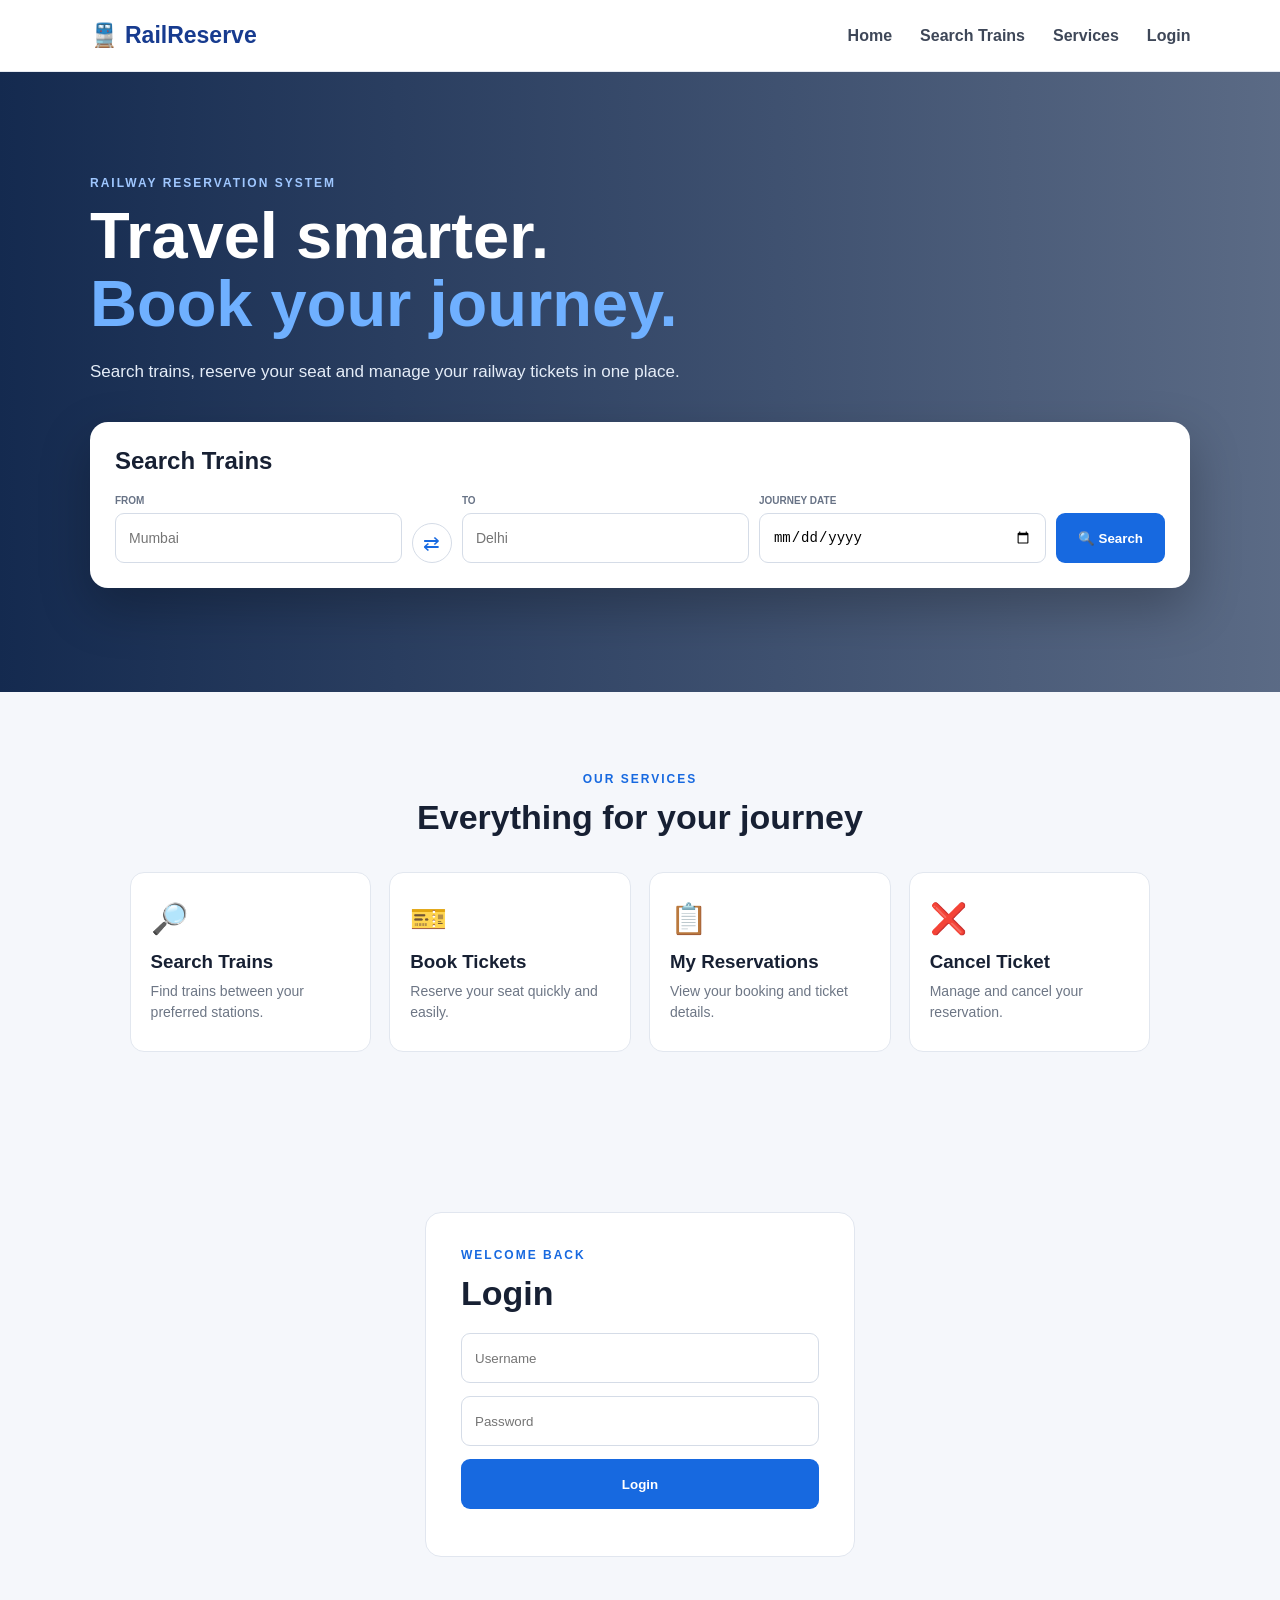
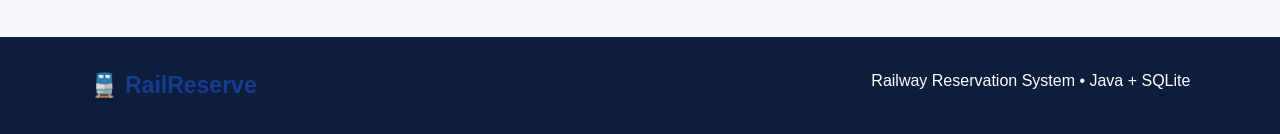
<file: frontend/index.html>
<!DOCTYPE html>
<html lang="en">
<head>
    <meta charset="UTF-8">
    <meta name="viewport" content="width=device-width, initial-scale=1.0">

    <title>RailReserve - Railway Reservation</title>

    <link rel="stylesheet" href="css/style.css">
</head>

<body>

<header>
    <div class="logo">🚆 RailReserve</div>

    <nav>
        <a href="#home">Home</a>
        <a href="#search">Search Trains</a>
        <a href="#services">Services</a>
        <a href="#login">Login</a>
    </nav>
</header>


<section id="home" class="hero">

    <div class="hero-content">

        <p class="tag">RAILWAY RESERVATION SYSTEM</p>

        <h1>
            Travel smarter.<br>
            <span>Book your journey.</span>
        </h1>

        <p class="subtitle">
            Search trains, reserve your seat and manage
            your railway tickets in one place.
        </p>


        <div id="search" class="search-box">

            <h2>Search Trains</h2>

            <form id="searchForm">

                <div class="input-box">
                    <label>FROM</label>
                    <input
                        type="text"
                        id="from"
                        placeholder="Mumbai"
                        required
                    >
                </div>


                <button type="button" id="swap">⇄</button>


                <div class="input-box">
                    <label>TO</label>
                    <input
                        type="text"
                        id="to"
                        placeholder="Delhi"
                        required
                    >
                </div>


                <div class="input-box">
                    <label>JOURNEY DATE</label>
                    <input
                        type="date"
                        id="date"
                        required
                    >
                </div>


                <button class="search-btn" type="submit">
                    🔍 Search
                </button>

            </form>

        </div>

    </div>

</section>


<section id="results" class="results hidden">

    <div class="section-heading">

        <div>
            <p class="tag">AVAILABLE TRAINS</p>
            <h2>Choose your train</h2>
        </div>

        <button id="newSearch" class="outline-btn">
            New Search
        </button>

    </div>


    <div id="trainList"></div>

</section>


<section id="services" class="services">

    <p class="tag">OUR SERVICES</p>

    <h2>Everything for your journey</h2>


    <div class="service-container">

        <div class="service-card">
            <div class="icon">🔎</div>
            <h3>Search Trains</h3>
            <p>
                Find trains between your preferred stations.
            </p>
        </div>


        <div class="service-card">
            <div class="icon">🎫</div>
            <h3>Book Tickets</h3>
            <p>
                Reserve your seat quickly and easily.
            </p>
        </div>


        <div class="service-card">
            <div class="icon">📋</div>
            <h3>My Reservations</h3>
            <p>
                View your booking and ticket details.
            </p>
        </div>


        <div class="service-card">
            <div class="icon">❌</div>
            <h3>Cancel Ticket</h3>
            <p>
                Manage and cancel your reservation.
            </p>
        </div>

    </div>

</section>


<section id="login" class="login-section">

    <div class="login-card">

        <p class="tag">WELCOME BACK</p>

        <h2>Login</h2>

        <form id="loginForm">

            <input
                type="text"
                placeholder="Username"
                required
            >

            <input
                type="password"
                placeholder="Password"
                required
            >

            <button class="search-btn">
                Login
            </button>

        </form>

        <p id="loginMessage"></p>

    </div>

</section>


<footer>

    <div class="logo">
        🚆 RailReserve
    </div>

    <p>
        Railway Reservation System • Java + SQLite
    </p>

</footer>


<script src="js/home.js"></script>

</body>
</html>
</file>
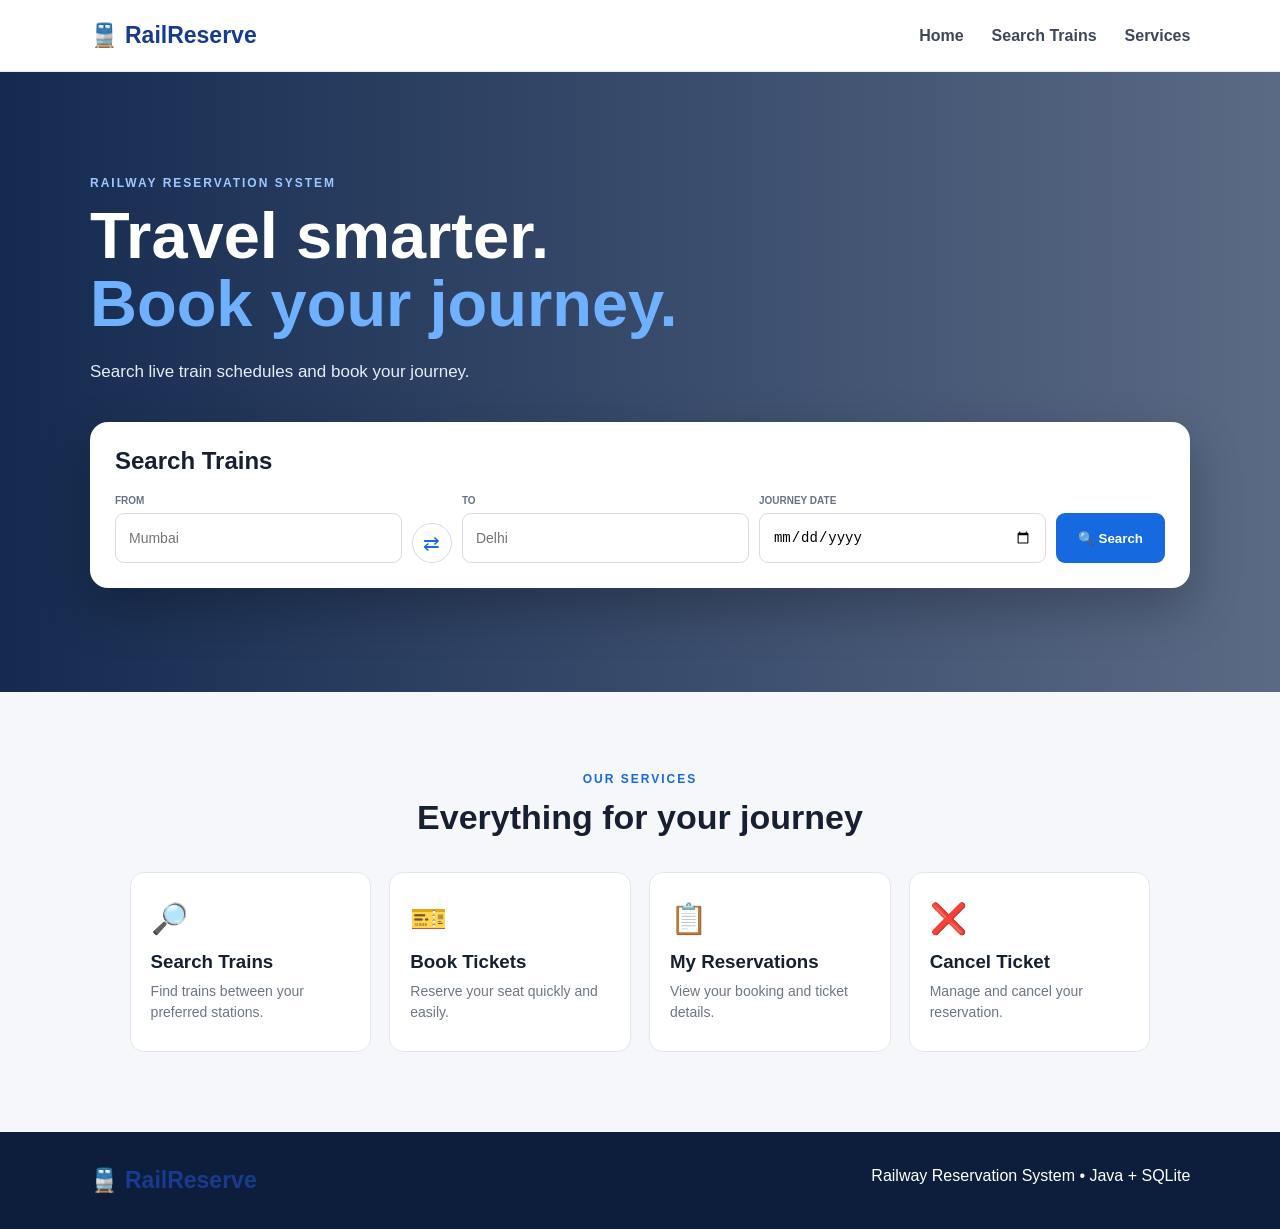
<file: RailwayReservationSystem_v2_fixed2/RailwayReservationSystem/frontend/index.html>
<!DOCTYPE html>
<html lang="en">
<head>
    <meta charset="UTF-8">
    <meta name="viewport" content="width=device-width, initial-scale=1.0">

    <title>RailReserve - Railway Reservation</title>

    <link rel="stylesheet" href="css/style.css">
</head>

<body>

<header>
    <div class="logo">🚆 RailReserve</div>

    <nav>
        <a href="#home">Home</a>
        <a href="#search">Search Trains</a>
        <a href="#services">Services</a>
    </nav>
</header>

<section id="home" class="hero">

    <div class="hero-content">

        <p class="tag">RAILWAY RESERVATION SYSTEM</p>

        <h1>
            Travel smarter.<br>
            <span>Book your journey.</span>
        </h1>

        <p class="subtitle">Search live train schedules and book your journey.</p>

        <div id="search" class="search-box">

            <h2>Search Trains</h2>

            <form id="searchForm">

                <div class="input-box">
                    <label>FROM</label>
                    <input
                        type="text"
                        id="from"
                        placeholder="Mumbai"
                        required
                    >
                </div>

                <button type="button" id="swap">⇄</button>

                <div class="input-box">
                    <label>TO</label>
                    <input
                        type="text"
                        id="to"
                        placeholder="Delhi"
                        required
                    >
                </div>

                <div class="input-box">
                    <label>JOURNEY DATE</label>
                    <input
                        type="date"
                        id="date"
                        required
                    >
                </div>

                <button class="search-btn" type="submit">
                    🔍 Search
                </button>

            </form>

        </div>

    </div>

</section>

<section id="results" class="results hidden">

    <div class="section-heading">

        <div>
            <p class="tag">LIVE TRAIN RESULTS</p>
            <h2>Choose your train</h2>
        </div>

        <button id="newSearch" class="outline-btn">
            New Search
        </button>

    </div>

    <div id="trainList"></div>

</section>

<section id="services" class="services">

    <p class="tag">OUR SERVICES</p>

    <h2>Everything for your journey</h2>

    <div class="service-container">

        <div class="service-card">
            <div class="icon">🔎</div>
            <h3>Search Trains</h3>
            <p>
                Find trains between your preferred stations.
            </p>
        </div>

        <div class="service-card">
            <div class="icon">🎫</div>
            <h3>Book Tickets</h3>
            <p>
                Reserve your seat quickly and easily.
            </p>
        </div>

        <div class="service-card">
            <div class="icon">📋</div>
            <h3>My Reservations</h3>
            <p>
                View your booking and ticket details.
            </p>
        </div>

        <div class="service-card">
            <div class="icon">❌</div>
            <h3>Cancel Ticket</h3>
            <p>
                Manage and cancel your reservation.
            </p>
        </div>

    </div>

</section>

<footer>

    <div class="logo">
        🚆 RailReserve
    </div>

    <p>
        Railway Reservation System • Java + SQLite
    </p>

</footer>

<script src="js/home.js"></script>

</body>
</html>
</file>
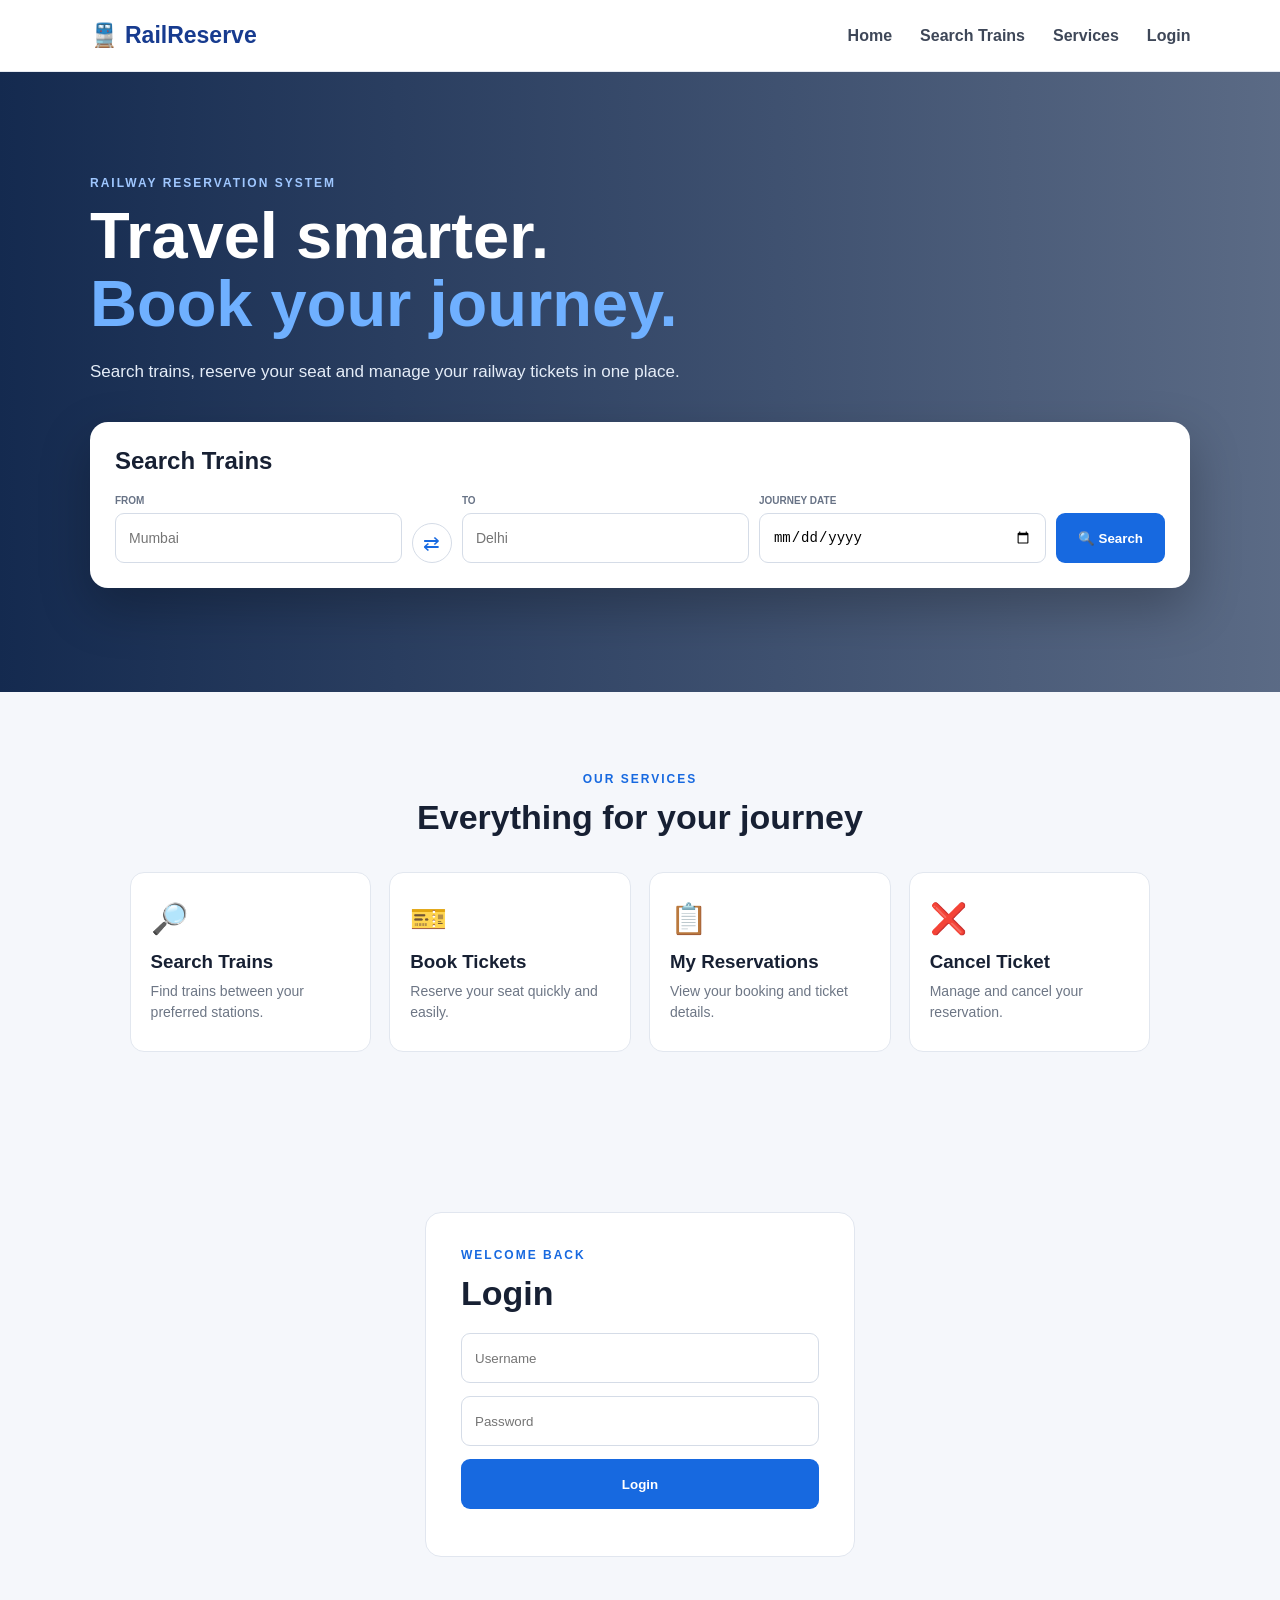
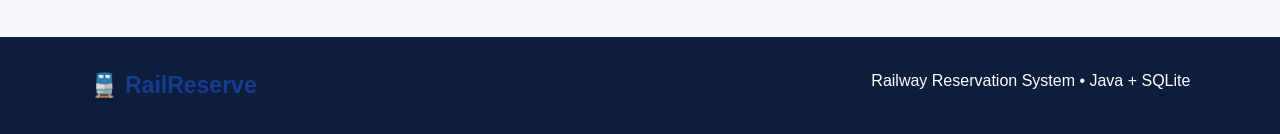
<file: frontend/booking.html>
<!DOCTYPE html>
<html lang="en">

<head>

    <meta charset="UTF-8">

    <meta name="viewport"
          content="width=device-width, initial-scale=1.0">

    <title>Book Ticket - RailReserve</title>

    <link rel="stylesheet"
          href="css/style.css">

</head>


<body>


<header>

    <div class="logo">
        🚆 RailReserve
    </div>

    <nav>

        <a href="index.html">
            Home
        </a>

        <a href="index.html#search">
            Search Trains
        </a>

    </nav>

</header>



<main class="booking-page">


    <!-- BOOKING HEADER -->

    <div class="booking-header">

        <p class="tag">
            RAILWAY RESERVATION
        </p>

        <h1>
            Book Your Ticket
        </h1>

        <p>
            Enter passenger details to complete
            your railway reservation.
        </p>

    </div>



    <!-- SELECTED TRAIN -->

    <div class="selected-train">

        <div>

            <p class="label">
                SELECTED TRAIN
            </p>

            <h2 id="trainName">
                Loading...
            </h2>

            <p id="route">
                Loading...
            </p>

        </div>


        <div class="train-info">

            <div>

                <span>DATE</span>

                <strong id="travelDate">
                    --
                </strong>

            </div>


            <div>

                <span>DEPARTURE</span>

                <strong id="departure">
                    --
                </strong>

            </div>

        </div>

    </div>



    <!-- BOOKING FORM -->

    <div class="booking-container">


        <form id="bookingForm">


            <h2>
                Passenger Details
            </h2>


            <div class="form-grid">


                <div class="form-group full">

                    <label>
                        Passenger Name
                    </label>

                    <input
                        type="text"
                        id="passengerName"
                        placeholder="Enter full name"
                        required
                    >

                </div>



                <div class="form-group">

                    <label>
                        Age
                    </label>

                    <input
                        type="number"
                        id="age"
                        min="1"
                        max="120"
                        placeholder="Age"
                        required
                    >

                </div>



                <div class="form-group">

                    <label>
                        Gender
                    </label>

                    <select id="gender" required>

                        <option value="">
                            Select gender
                        </option>

                        <option value="Male">
                            Male
                        </option>

                        <option value="Female">
                            Female
                        </option>

                        <option value="Other">
                            Other
                        </option>

                    </select>

                </div>



                <div class="form-group">

                    <label>
                        Mobile Number
                    </label>

                    <input
                        type="tel"
                        id="mobile"
                        placeholder="10 digit mobile number"
                        pattern="[0-9]{10}"
                        required
                    >

                </div>



                <div class="form-group">

                    <label>
                        Email
                    </label>

                    <input
                        type="email"
                        id="email"
                        placeholder="example@email.com"
                        required
                    >

                </div>



                <div class="form-group">

                    <label>
                        Travel Class
                    </label>

                    <select id="travelClass" required>

                        <option value="">
                            Select class
                        </option>

                        <option value="AC">
                            AC
                        </option>

                        <option value="Sleeper">
                            Sleeper
                        </option>

                        <option value="General">
                            General
                        </option>

                    </select>

                </div>



                <div class="form-group">

                    <label>
                        Payment Mode
                    </label>



                        <select id="paymentMode" required>

                            <option value="">
                                Select payment mode
                            </option>

                            <option value="UPI">
                                UPI
                            </option>

                            <option value="CREDIT_CARD">
                                Credit Card
                            </option>

                            <option value="NET_BANKING">
                                Net Banking
                            </option>

                        </select>

                </div>


            </div>



            <!-- FARE -->

            <div class="fare-box">

                <div>

                    <span>
                        Total Fare
                    </span>

                    <small>
                        Inclusive of all charges
                    </small>

                </div>


                <strong>
                    ₹<span id="fare">
                        1500
                    </span>
                </strong>

            </div>



            <button
                type="submit"
                class="confirm-btn">

                🎫 Confirm & Book Ticket

            </button>


            <p
                id="bookingMessage"
                class="booking-message">
            </p>


        </form>


    </div>

</main>



<footer>

    <div class="logo">
        🚆 RailReserve
    </div>

    <p>
        Railway Reservation System • Java + SQLite
    </p>

</footer>


<script src="js/booking.js"></script>

</body>

</html>
</file>
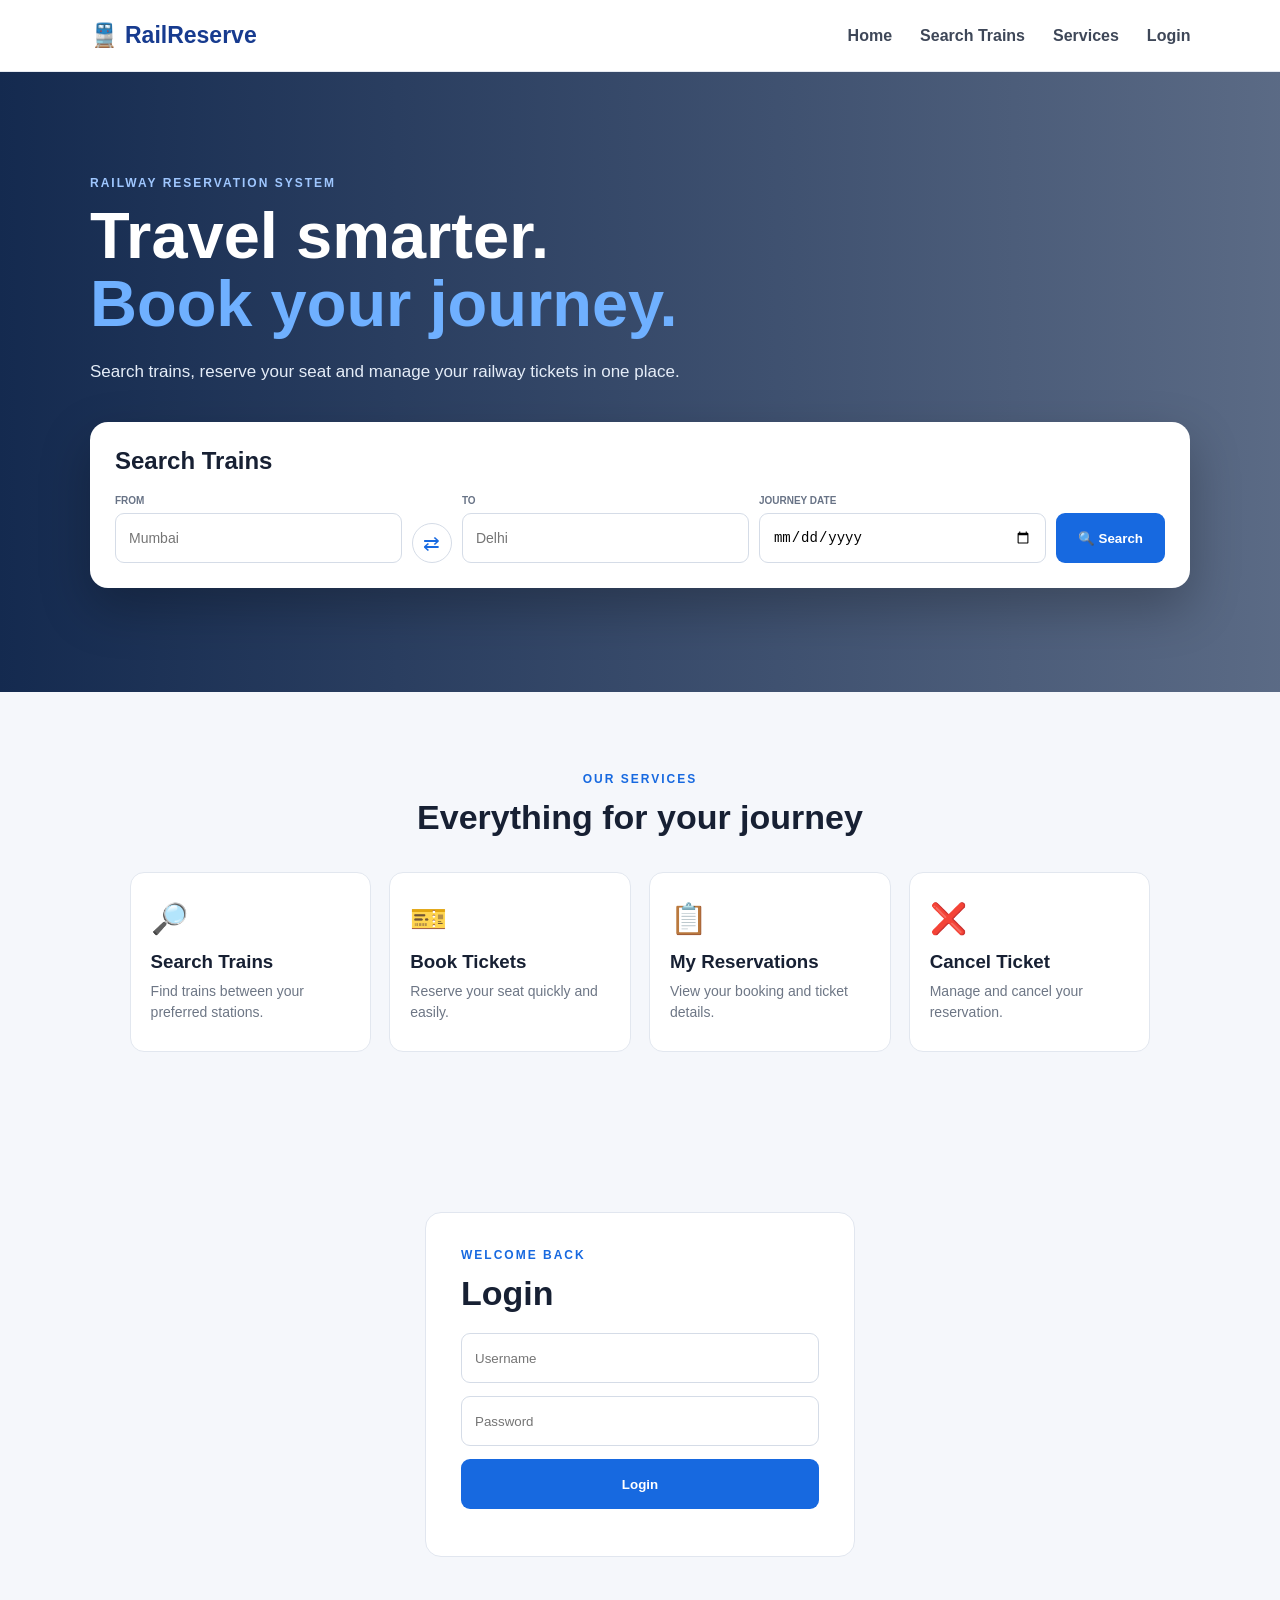
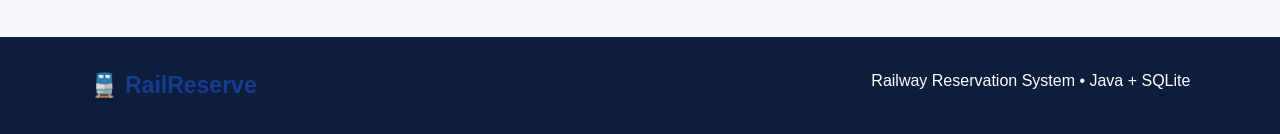
<file: frontend/ticket.html>
<!DOCTYPE html>
<html lang="en">

<head>

    <meta charset="UTF-8">

    <meta name="viewport"
          content="width=device-width, initial-scale=1.0">

    <title>Ticket Confirmed - RailReserve</title>

    <link rel="stylesheet"
          href="css/style.css">

</head>


<body>


<header>

    <div class="logo">
        🚆 RailReserve
    </div>

    <nav>

        <a href="index.html">
            Home
        </a>

        <a href="index.html#search">
            Book Another
        </a>

    </nav>

</header>



<main class="ticket-page">


    <div class="success-icon">
        ✓
    </div>


    <p class="tag">
        BOOKING CONFIRMED
    </p>


    <h1>
        Your ticket is confirmed!
    </h1>


    <p class="ticket-subtitle">
        Your railway reservation has been successfully
        saved to the system.
    </p>



    <div class="ticket-card">


        <div class="ticket-top">

            <div>

                <span>
                    PNR NUMBER
                </span>

                <strong id="pnr">
                    ------
                </strong>

            </div>


            <div class="confirmed">
                ✓ CONFIRMED
            </div>

        </div>


        <div class="ticket-divider"></div>


        <div class="ticket-details">

            <div>

                <span>PASSENGER</span>

                <strong id="passenger">
                    --
                </strong>

            </div>


            <div>

                <span>TRAIN</span>

                <strong id="train">
                    --
                </strong>

            </div>


            <div>

                <span>FROM</span>

                <strong id="from">
                    --
                </strong>

            </div>


            <div>

                <span>TO</span>

                <strong id="to">
                    --
                </strong>

            </div>


            <div>

                <span>CLASS</span>

                <strong id="class">
                    --
                </strong>

            </div>


            <div>

                <span>FARE</span>

                <strong>
                    ₹<span id="fare">--</span>
                </strong>

            </div>

        </div>


    </div>



    <a
        href="index.html"
        class="home-btn">

        ← Back to Home

    </a>


</main>


<script src="js/ticket.js"></script>

</body>

</html>
</file>
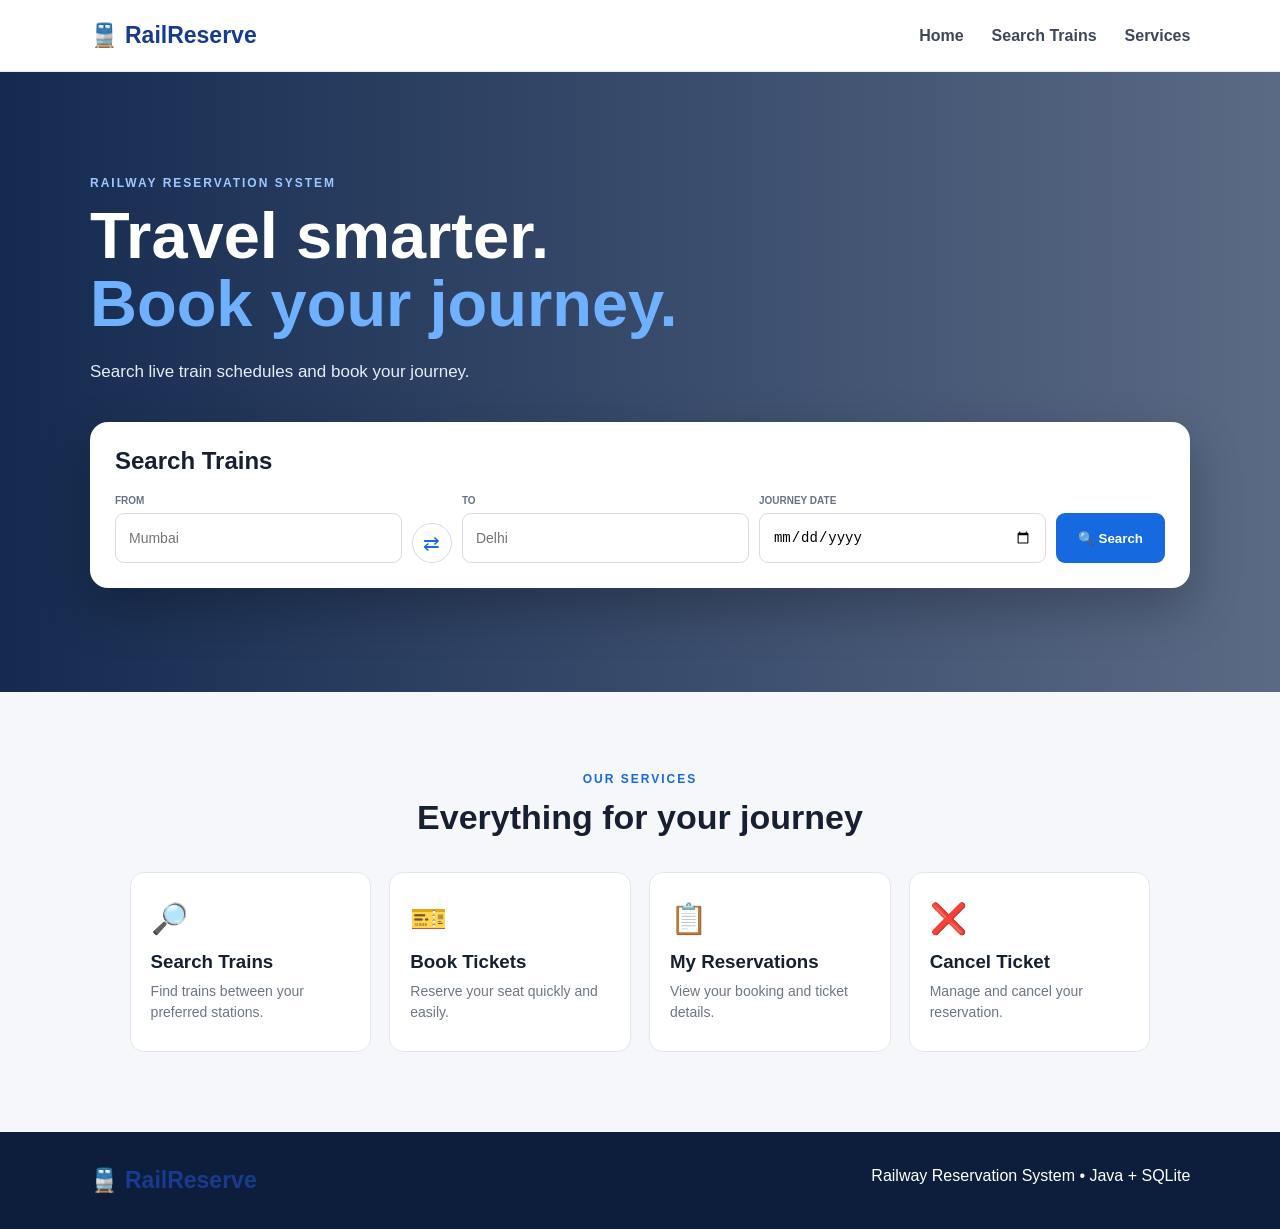
<file: RailwayReservationSystem_v2_fixed2/RailwayReservationSystem/frontend/booking.html>
<!DOCTYPE html>
<html lang="en">

<head>

    <meta charset="UTF-8">

    <meta name="viewport"
          content="width=device-width, initial-scale=1.0">

    <title>Book Ticket - RailReserve</title>

    <link rel="stylesheet"
          href="css/style.css">

</head>

<body>

<header>

    <div class="logo">
        🚆 RailReserve
    </div>

    <nav>

        <a href="index.html">
            Home
        </a>

        <a href="index.html#search">
            Search Trains
        </a>

    </nav>

</header>

<main class="booking-page">

    <div class="booking-header">

        <p class="tag">
            RAILWAY RESERVATION
        </p>

        <h1>
            Book Your Ticket
        </h1>

        <p>
            Enter passenger details to complete
            your railway reservation.
        </p>

    </div>

    <div class="selected-train">

        <div>

            <p class="label">
                SELECTED TRAIN
            </p>

            <h2 id="trainName">
                Loading...
            </h2>

            <p id="route">
                Loading...
            </p>

        </div>

        <div class="train-info">

            <div>

                <span>DATE</span>

                <strong id="travelDate">
                    --
                </strong>

            </div>

            <div>

                <span>DEPARTURE</span>

                <strong id="departure">
                    --
                </strong>

            </div>

        </div>

    </div>

    <div class="booking-container">

        <form id="bookingForm">

            <h2>
                Passenger Details
            </h2>

            <div class="form-grid">

                <div class="form-group full">

                    <label>
                        Passenger Name
                    </label>

                    <input
                        type="text"
                        id="passengerName"
                        placeholder="Enter full name"
                        required
                    >

                </div>

                <div class="form-group">

                    <label>
                        Age
                    </label>

                    <input
                        type="number"
                        id="age"
                        min="1"
                        max="120"
                        placeholder="Age"
                        required
                    >

                </div>

                <div class="form-group">

                    <label>
                        Gender
                    </label>

                    <select id="gender" required>

                        <option value="">
                            Select gender
                        </option>

                        <option value="Male">
                            Male
                        </option>

                        <option value="Female">
                            Female
                        </option>

                        <option value="Other">
                            Other
                        </option>

                    </select>

                </div>

                <div class="form-group">

                    <label>
                        Mobile Number
                    </label>

                    <input
                        type="tel"
                        id="mobile"
                        placeholder="10 digit mobile number"
                        pattern="[0-9]{10}"
                        required
                    >

                </div>

                <div class="form-group">

                    <label>
                        Email
                    </label>

                    <input
                        type="email"
                        id="email"
                        placeholder="example@email.com"
                        required
                    >

                </div>

                <div class="form-group">

                    <label>
                        Travel Class
                    </label>

                    <select id="travelClass" required>

                        <option value="">
                            Select class
                        </option>

                        <option value="AC">
                            AC
                        </option>

                        <option value="Sleeper">
                            Sleeper
                        </option>

                        <option value="General">
                            General
                        </option>

                    </select>

                </div>

                <div class="form-group">

                    <label>
                        Payment Mode
                    </label>

                        <select id="paymentMode" required>

                            <option value="">
                                Select payment mode
                            </option>

                            <option value="UPI">
                                UPI
                            </option>

                            <option value="CREDIT_CARD">
                                Credit Card
                            </option>

                            <option value="NET_BANKING">
                                Net Banking
                            </option>

                        </select>

                </div>

                <div class="form-group">

                    <label>
                        Berth Preference
                    </label>

                    <select id="berthPreference">

                        <option value="NONE">No preference</option>
                        <option value="LOWER">Lower</option>
                        <option value="MIDDLE">Middle</option>
                        <option value="UPPER">Upper</option>
                        <option value="SIDE_LOWER">Side Lower</option>
                        <option value="SIDE_UPPER">Side Upper</option>

                    </select>

                </div>

            </div>

            <div id="berthInfo" class="berth-info hidden">

                <p id="availabilityText"></p>

                <p id="berthPolicyText"></p>

            </div>

            <div class="fare-box">

                <div>

                    <span>
                        Total Fare
                    </span>

                    <small id="fareNote">
                        Inclusive of all charges
                    </small>

                </div>

                <strong>
                    <s id="oldFare" class="old-fare hidden"></s>
                    ₹<span id="fare">
                        1500
                    </span>
                </strong>

            </div>

            <button
                type="submit"
                class="confirm-btn">

                🎫 Confirm & Book Ticket

            </button>

            <p
                id="bookingMessage"
                class="booking-message">
            </p>

        </form>

    </div>

</main>

<footer>

    <div class="logo">
        🚆 RailReserve
    </div>

    <p>
        Railway Reservation System • Java + SQLite
    </p>

</footer>

<script src="js/booking.js"></script>

</body>

</html>
</file>
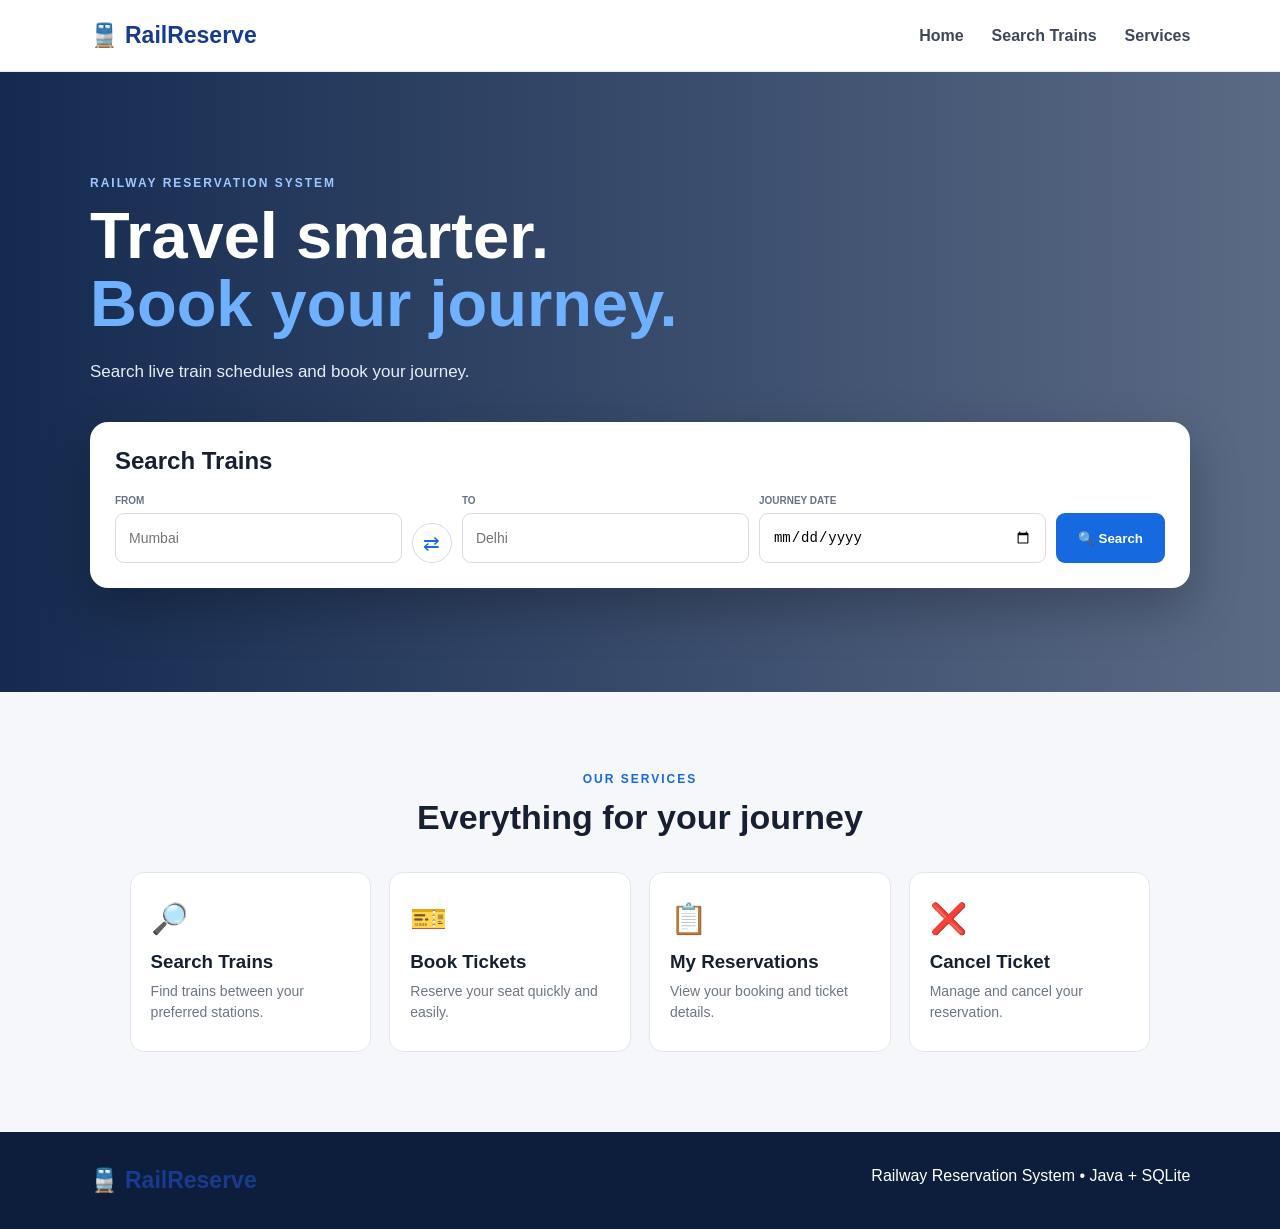
<file: RailwayReservationSystem_v2_fixed2/RailwayReservationSystem/frontend/ticket.html>
<!DOCTYPE html>
<html lang="en">

<head>

    <meta charset="UTF-8">

    <meta name="viewport"
          content="width=device-width, initial-scale=1.0">

    <title>Ticket Confirmed - RailReserve</title>

    <link rel="stylesheet"
          href="css/style.css">

</head>

<body>

<header>

    <div class="logo">
        🚆 RailReserve
    </div>

    <nav>

        <a href="index.html">
            Home
        </a>

        <a href="index.html#search">
            Book Another
        </a>

    </nav>

</header>

<main class="ticket-page">

    <div class="success-icon" id="statusIcon">
        ✓
    </div>

    <p class="tag" id="statusTag">
        BOOKING CONFIRMED
    </p>

    <h1 id="statusTitle">
        Your ticket is confirmed!
    </h1>

    <p class="ticket-subtitle" id="statusSubtitle">
        Your railway reservation has been successfully
        saved to the system.
    </p>

    <div class="ticket-card">

        <div class="ticket-top">

            <div>

                <span>
                    PNR NUMBER
                </span>

                <strong id="pnr">
                    ------
                </strong>

            </div>

            <div id="statusBadge" class="status-badge status-confirmed">
                ✓ CONFIRMED
            </div>

        </div>

        <div class="ticket-divider"></div>

        <div class="ticket-details">

            <div>
                <span>PASSENGER</span>
                <strong id="passenger">--</strong>
            </div>

            <div>
                <span>AGE / GENDER</span>
                <strong id="ageGender">--</strong>
            </div>

            <div>
                <span>TRAIN</span>
                <strong id="train">--</strong>
            </div>

            <div>
                <span>FROM</span>
                <strong id="from">--</strong>
            </div>

            <div>
                <span>TO</span>
                <strong id="to">--</strong>
            </div>

            <div>
                <span>JOURNEY DATE</span>
                <strong id="journeyDate">--</strong>
            </div>

            <div>
                <span>CLASS</span>
                <strong id="class">--</strong>
            </div>

            <div>
                <span>COACH / BERTH</span>
                <strong id="berth">--</strong>
            </div>

            <div>
                <span>FARE</span>
                <strong>
                    ₹<i id="fare" style="font-style:normal;">--</i>
                </strong>
                <small id="fareCategory" style="color:#778195;"></small>
            </div>

        </div>

        <div id="berthNote" class="berth-note hidden"></div>

    </div>

    <p id="pageMessage" class="page-message"></p>

    <div class="ticket-actions">

        <button id="cancelBtn" class="action-btn danger hidden">
            Cancel Ticket
        </button>

        <button id="undoBtn" class="action-btn hidden">
            ↩ Undo Cancellation
        </button>

    </div>

    <div id="rebookSection" class="ticket-section hidden">

        <h3>Book again from this ticket</h3>

        <p class="hint">
            Clones this booking, so you only change what is different.
        </p>

        <div class="rebook-row">

            <div>
                <label for="rebookDate">Date</label>
                <input type="date" id="rebookDate">
            </div>

            <div>
                <button id="returnBtn" class="action-btn" type="button" style="width:100%;height:44px;">
                    ⇄ Return journey
                </button>
            </div>

        </div>

        <p class="hint" style="margin-top:18px;">
            Or book the same journey for another passenger (same date as above):
        </p>

        <div class="rebook-row">

            <div>
                <label for="compName">Name</label>
                <input type="text" id="compName" placeholder="Full name">
            </div>

            <div>
                <label for="compAge">Age</label>
                <input type="number" id="compAge" min="1" max="120" placeholder="Age">
            </div>

            <div>
                <label for="compGender">Gender</label>
                <select id="compGender">
                    <option value="Male">Male</option>
                    <option value="Female">Female</option>
                    <option value="Other">Other</option>
                </select>
            </div>

            <div>
                <button id="companionBtn" class="action-btn" type="button" style="width:100%;height:44px;">
                    + Add passenger
                </button>
            </div>

        </div>

    </div>

    <div id="historySection" class="ticket-section hidden">

        <h3>Saved states</h3>

        <p class="hint">
            Snapshots taken before changes. "Undo" restores the latest one.
        </p>

        <ul id="historyList" class="history-list"></ul>

    </div>

    <a
        href="index.html"
        class="home-btn">

        ← Back to Home

    </a>

</main>

<script src="js/ticket.js"></script>

</body>

</html>
</file>
<file: frontend/css/style.css>
* {
    box-sizing: border-box;
    margin: 0;
    padding: 0;
}

html {
    scroll-behavior: smooth;
}

body {
    font-family: Arial, sans-serif;
    background: #f5f7fb;
    color: #172033;
}


/* NAVBAR */

header {
    height: 72px;
    background: white;

    display: flex;
    align-items: center;
    justify-content: space-between;

    padding: 0 7%;

    position: sticky;
    top: 0;
    z-index: 10;

    border-bottom: 1px solid #e5e9f0;
}

.logo {
    font-size: 23px;
    font-weight: bold;
    color: #173b8f;
}

nav {
    display: flex;
    gap: 28px;
}

nav a {
    text-decoration: none;
    color: #3e4758;
    font-weight: bold;
}

nav a:hover {
    color: #1769e0;
}


/* HERO */

.hero {
    min-height: 620px;

    display: flex;
    align-items: center;

    padding: 70px 7%;

    background:
        linear-gradient(
            90deg,
            rgba(8, 31, 70, .95),
            rgba(8, 31, 70, .65)
        ),
        url("https://images.unsplash.com/photo-1474487548417-781cb71495f3?auto=format&fit=crop&w=1800&q=80");

    background-size: cover;
    background-position: center;
}

.hero-content {
    width: 100%;
    max-width: 1100px;
    margin: auto;
}

.tag {
    color: #1769e0;
    font-size: 12px;
    letter-spacing: 2px;
    font-weight: bold;
    margin-bottom: 12px;
}

.hero .tag {
    color: #9fc7ff;
}

.hero h1 {
    color: white;
    font-size: 65px;
    line-height: 1.05;
}

.hero h1 span {
    color: #6fb0ff;
}

.subtitle {
    color: #e5edf8;
    font-size: 17px;
    line-height: 1.7;

    max-width: 600px;

    margin: 20px 0 35px;
}


/* SEARCH BOX */

.search-box {
    background: white;

    padding: 25px;

    border-radius: 18px;

    box-shadow:
        0 20px 50px rgba(0,0,0,.25);
}

.search-box h2 {
    margin-bottom: 20px;
}

.search-box form {
    display: grid;

    grid-template-columns:
        1fr
        40px
        1fr
        1fr
        auto;

    gap: 10px;

    align-items: end;
}

.input-box label {
    display: block;

    font-size: 10px;
    font-weight: bold;

    color: #687386;

    margin-bottom: 7px;
}

.input-box input {
    width: 100%;
    height: 50px;

    border: 1px solid #d5dce7;

    border-radius: 9px;

    padding: 0 13px;

    font-size: 14px;
}

#swap {
    width: 40px;
    height: 40px;

    border-radius: 50%;

    border: 1px solid #d5dce7;

    background: white;

    color: #1769e0;

    font-size: 20px;

    cursor: pointer;
}


/* BUTTON */

.search-btn {
    height: 50px;

    border: none;

    border-radius: 9px;

    background: #1769e0;

    color: white;

    padding: 0 22px;

    font-weight: bold;

    cursor: pointer;
}

.search-btn:hover {
    background: #0d55c4;
}


/* RESULTS */

.results {
    max-width: 1200px;

    margin: auto;

    padding: 80px 7%;
}

.hidden {
    display: none;
}

.section-heading {
    display: flex;

    justify-content: space-between;
    align-items: center;

    margin-bottom: 25px;
}

.section-heading h2,
.services h2,
.login-card h2 {
    font-size: 34px;
}

.outline-btn {
    padding: 11px 18px;

    border: 1px solid #1769e0;

    background: white;

    color: #1769e0;

    border-radius: 8px;

    font-weight: bold;

    cursor: pointer;
}


/* TRAIN */

.train-card {
    background: white;

    border: 1px solid #e0e6ef;

    border-radius: 14px;

    padding: 22px;

    margin-bottom: 15px;

    display: grid;

    grid-template-columns:
        1.5fr
        1fr
        1fr
        auto;

    gap: 20px;

    align-items: center;
}

.train-card p {
    color: #697386;

    font-size: 13px;

    margin-top: 5px;
}

.time {
    font-size: 20px;
    font-weight: bold;
}

.time small {
    display: block;

    font-size: 11px;

    color: #777;

    font-weight: normal;
}

.book-btn {
    border: none;

    background: #173b8f;

    color: white;

    padding: 12px 18px;

    border-radius: 8px;

    cursor: pointer;

    font-weight: bold;
}


/* SERVICES */

.services {
    max-width: 1200px;

    margin: auto;

    padding: 80px 7%;

    text-align: center;
}

.service-container {
    display: grid;

    grid-template-columns:
        repeat(4, 1fr);

    gap: 18px;

    margin-top: 35px;
}

.service-card {
    background: white;

    padding: 28px 20px;

    border-radius: 14px;

    border: 1px solid #e2e7ef;

    text-align: left;
}

.icon {
    font-size: 30px;

    margin-bottom: 15px;
}

.service-card p {
    color: #6d7685;

    line-height: 1.5;

    font-size: 14px;

    margin-top: 8px;
}


/* LOGIN */

.login-section {
    padding: 80px 7%;

    display: flex;

    justify-content: center;
}

.login-card {
    width: 430px;

    background: white;

    padding: 35px;

    border-radius: 16px;

    border: 1px solid #e1e6ef;
}

.login-card form {
    display: grid;

    gap: 13px;

    margin-top: 20px;
}

.login-card input {
    height: 50px;

    border: 1px solid #d5dce7;

    border-radius: 9px;

    padding: 0 13px;
}

#loginMessage {
    margin-top: 12px;

    color: #1769e0;
}


/* FOOTER */

footer {
    padding: 35px 7%;

    background: #0d1e3c;

    color: white;

    display: flex;

    justify-content: space-between;
}


/* MOBILE */

@media(max-width: 900px) {

    .search-box form {
        grid-template-columns: 1fr 1fr;
    }

    #swap {
        display: none;
    }

    .search-btn {
        grid-column: 1 / -1;
    }

    .service-container {
        grid-template-columns: 1fr 1fr;
    }

    .train-card {
        grid-template-columns: 1fr 1fr;
    }
}

@media(max-width: 600px) {

    nav a {
        display: none;
    }

    .hero h1 {
        font-size: 43px;
    }

    .search-box form {
        grid-template-columns: 1fr;
    }

    .service-container,
    .train-card {
        grid-template-columns: 1fr;
    }

    footer {
        flex-direction: column;
        gap: 10px;
    }
}
/* ==========================================
   BOOKING PAGE
   ========================================== */

.booking-page {
    min-height: 100vh;

    padding: 70px 7%;

    max-width: 1100px;

    margin: auto;
}


.booking-header {
    text-align: center;

    margin-bottom: 35px;
}


.booking-header h1 {
    font-size: 45px;

    margin-bottom: 10px;
}


.booking-header > p:last-child {
    color: #697386;
}


/* SELECTED TRAIN */

.selected-train {
    background: #173b8f;

    color: white;

    border-radius: 16px;

    padding: 25px;

    display: flex;

    justify-content: space-between;

    align-items: center;

    margin-bottom: 25px;

    box-shadow:
        0 15px 35px rgba(23, 59, 143, .2);
}


.selected-train .label {
    font-size: 11px;

    letter-spacing: 1.5px;

    opacity: .7;

    margin-bottom: 7px;
}


.selected-train h2 {
    font-size: 24px;

    margin-bottom: 7px;
}


.selected-train p {
    opacity: .85;
}


.train-info {
    display: flex;

    gap: 40px;
}


.train-info div {
    display: flex;

    flex-direction: column;

    gap: 6px;
}


.train-info span {
    font-size: 10px;

    opacity: .7;
}


.train-info strong {
    font-size: 18px;
}


/* BOOKING CONTAINER */

.booking-container {
    background: white;

    border-radius: 16px;

    border: 1px solid #e1e6ef;

    padding: 35px;

    box-shadow:
        0 10px 30px rgba(20, 40, 80, .05);
}


.booking-container h2 {
    margin-bottom: 25px;

    font-size: 25px;
}


/* FORM */

.form-grid {
    display: grid;

    grid-template-columns:
        1fr 1fr;

    gap: 20px;
}


.form-group {
    display: flex;

    flex-direction: column;

    gap: 8px;
}


.form-group.full {
    grid-column: 1 / -1;
}


.form-group label {
    font-size: 12px;

    font-weight: bold;

    color: #4e5969;
}


.form-group input,
.form-group select {
    height: 50px;

    border: 1px solid #d6dde8;

    border-radius: 9px;

    padding: 0 14px;

    font-size: 14px;

    background: white;

    outline: none;
}


.form-group input:focus,
.form-group select:focus {
    border-color: #1769e0;

    box-shadow:
        0 0 0 3px rgba(
            23,
            105,
            224,
            .1
        );
}


/* FARE */

.fare-box {
    margin-top: 30px;

    padding: 20px;

    background: #f5f8fd;

    border-radius: 12px;

    display: flex;

    justify-content: space-between;

    align-items: center;
}


.fare-box div {
    display: flex;

    flex-direction: column;

    gap: 5px;
}


.fare-box span {
    font-weight: bold;

    font-size: 16px;
}


.fare-box small {
    color: #778195;
}


.fare-box strong {
    font-size: 27px;

    color: #173b8f;
}


/* CONFIRM BUTTON */

.confirm-btn {
    width: 100%;

    height: 55px;

    margin-top: 20px;

    border: none;

    border-radius: 10px;

    background: #1769e0;

    color: white;

    font-size: 16px;

    font-weight: bold;

    cursor: pointer;
}


.confirm-btn:hover {
    background: #0d55c4;
}


.booking-message {
    text-align: center;

    margin-top: 15px;

    color: #d62828;
}


/* MOBILE */

@media(max-width: 700px) {

    .selected-train {
        flex-direction: column;

        align-items: flex-start;

        gap: 25px;
    }


    .train-info {
        gap: 25px;
    }


    .form-grid {
        grid-template-columns: 1fr;
    }


    .form-group.full {
        grid-column: auto;
    }


    .booking-header h1 {
        font-size: 35px;
    }

}
/* ==========================================
   TICKET PAGE
   ========================================== */

.ticket-page {
    min-height: 100vh;

    text-align: center;

    padding: 70px 7%;

    max-width: 900px;

    margin: auto;
}


.success-icon {
    width: 65px;

    height: 65px;

    margin: auto auto 20px;

    border-radius: 50%;

    background: #dff7e7;

    color: #1b8a4b;

    display: flex;

    align-items: center;

    justify-content: center;

    font-size: 35px;

    font-weight: bold;
}


.ticket-page h1 {
    font-size: 40px;

    margin-bottom: 10px;
}


.ticket-subtitle {
    color: #697386;

    margin-bottom: 35px;
}


.ticket-card {
    background: white;

    border: 1px solid #dfe5ed;

    border-radius: 16px;

    padding: 30px;

    text-align: left;

    box-shadow:
        0 15px 40px rgba(20,40,80,.08);
}


.ticket-top {
    display: flex;

    justify-content: space-between;

    align-items: center;
}


.ticket-top span,
.ticket-details span {
    display: block;

    font-size: 10px;

    letter-spacing: 1px;

    color: #788397;

    margin-bottom: 6px;
}


.ticket-top strong {
    font-size: 28px;

    color: #173b8f;
}


.confirmed {
    color: #1b8a4b;

    font-weight: bold;

    font-size: 13px;
}


.ticket-divider {
    border-top: 1px dashed #ccd4df;

    margin: 25px 0;
}


.ticket-details {
    display: grid;

    grid-template-columns:
        repeat(3, 1fr);

    gap: 25px;
}


.ticket-details strong {
    font-size: 15px;
}


.home-btn {
    display: inline-block;

    margin-top: 25px;

    padding: 13px 22px;

    background: #1769e0;

    color: white;

    text-decoration: none;

    border-radius: 8px;

    font-weight: bold;
}


@media(max-width: 600px) {

    .ticket-details {
        grid-template-columns: 1fr 1fr;
    }

    .ticket-page h1 {
        font-size: 30px;
    }

}
</file>
<file: RailwayReservationSystem_v2_fixed2/RailwayReservationSystem/frontend/css/style.css>
* {
    box-sizing: border-box;
    margin: 0;
    padding: 0;
}

html {
    scroll-behavior: smooth;
}

body {
    font-family: Arial, sans-serif;
    background: #f5f7fb;
    color: #172033;
}

header {
    height: 72px;
    background: white;

    display: flex;
    align-items: center;
    justify-content: space-between;

    padding: 0 7%;

    position: sticky;
    top: 0;
    z-index: 10;

    border-bottom: 1px solid #e5e9f0;
}

.logo {
    font-size: 23px;
    font-weight: bold;
    color: #173b8f;
}

nav {
    display: flex;
    gap: 28px;
}

nav a {
    text-decoration: none;
    color: #3e4758;
    font-weight: bold;
}

nav a:hover {
    color: #1769e0;
}

.hero {
    min-height: 620px;

    display: flex;
    align-items: center;

    padding: 70px 7%;

    background:
        linear-gradient(
            90deg,
            rgba(8, 31, 70, .95),
            rgba(8, 31, 70, .65)
        ),
        url("https://images.unsplash.com/photo-1474487548417-781cb71495f3?auto=format&fit=crop&w=1800&q=80");

    background-size: cover;
    background-position: center;
}

.hero-content {
    width: 100%;
    max-width: 1100px;
    margin: auto;
}

.tag {
    color: #1769e0;
    font-size: 12px;
    letter-spacing: 2px;
    font-weight: bold;
    margin-bottom: 12px;
}

.hero .tag {
    color: #9fc7ff;
}

.hero h1 {
    color: white;
    font-size: 65px;
    line-height: 1.05;
}

.hero h1 span {
    color: #6fb0ff;
}

.subtitle {
    color: #e5edf8;
    font-size: 17px;
    line-height: 1.7;

    max-width: 600px;

    margin: 20px 0 35px;
}

.search-box {
    background: white;

    padding: 25px;

    border-radius: 18px;

    box-shadow:
        0 20px 50px rgba(0,0,0,.25);
}

.search-box h2 {
    margin-bottom: 20px;
}

.search-box form {
    display: grid;

    grid-template-columns:
        1fr
        40px
        1fr
        1fr
        auto;

    gap: 10px;

    align-items: end;
}

.input-box label {
    display: block;

    font-size: 10px;
    font-weight: bold;

    color: #687386;

    margin-bottom: 7px;
}

.input-box input {
    width: 100%;
    height: 50px;

    border: 1px solid #d5dce7;

    border-radius: 9px;

    padding: 0 13px;

    font-size: 14px;
}

#swap {
    width: 40px;
    height: 40px;

    border-radius: 50%;

    border: 1px solid #d5dce7;

    background: white;

    color: #1769e0;

    font-size: 20px;

    cursor: pointer;
}

.search-btn {
    height: 50px;

    border: none;

    border-radius: 9px;

    background: #1769e0;

    color: white;

    padding: 0 22px;

    font-weight: bold;

    cursor: pointer;
}

.search-btn:hover {
    background: #0d55c4;
}

.results {
    max-width: 1200px;

    margin: auto;

    padding: 80px 7%;
}

.hidden {
    display: none;
}

.section-heading {
    display: flex;

    justify-content: space-between;
    align-items: center;

    margin-bottom: 25px;
}

.section-heading h2,
.services h2,
.login-card h2 {
    font-size: 34px;
}

.outline-btn {
    padding: 11px 18px;

    border: 1px solid #1769e0;

    background: white;

    color: #1769e0;

    border-radius: 8px;

    font-weight: bold;

    cursor: pointer;
}

.train-card {
    background: white;

    border: 1px solid #e0e6ef;

    border-radius: 14px;

    padding: 22px;

    margin-bottom: 15px;

    display: grid;

    grid-template-columns:
        1.5fr
        1fr
        1fr
        auto;

    gap: 20px;

    align-items: center;
}

.train-card p {
    color: #697386;

    font-size: 13px;

    margin-top: 5px;
}

.time {
    font-size: 20px;
    font-weight: bold;
}

.time small {
    display: block;

    font-size: 11px;

    color: #777;

    font-weight: normal;
}

.book-btn {
    border: none;

    background: #173b8f;

    color: white;

    padding: 12px 18px;

    border-radius: 8px;

    cursor: pointer;

    font-weight: bold;
}

.services {
    max-width: 1200px;

    margin: auto;

    padding: 80px 7%;

    text-align: center;
}

.service-container {
    display: grid;

    grid-template-columns:
        repeat(4, 1fr);

    gap: 18px;

    margin-top: 35px;
}

.service-card {
    background: white;

    padding: 28px 20px;

    border-radius: 14px;

    border: 1px solid #e2e7ef;

    text-align: left;
}

.icon {
    font-size: 30px;

    margin-bottom: 15px;
}

.service-card p {
    color: #6d7685;

    line-height: 1.5;

    font-size: 14px;

    margin-top: 8px;
}

.login-section {
    padding: 80px 7%;

    display: flex;

    justify-content: center;
}

.login-card {
    width: 430px;

    background: white;

    padding: 35px;

    border-radius: 16px;

    border: 1px solid #e1e6ef;
}

.login-card form {
    display: grid;

    gap: 13px;

    margin-top: 20px;
}

.login-card input {
    height: 50px;

    border: 1px solid #d5dce7;

    border-radius: 9px;

    padding: 0 13px;
}

#loginMessage {
    margin-top: 12px;

    color: #1769e0;
}

footer {
    padding: 35px 7%;

    background: #0d1e3c;

    color: white;

    display: flex;

    justify-content: space-between;
}

@media(max-width: 900px) {

    .search-box form {
        grid-template-columns: 1fr 1fr;
    }

    #swap {
        display: none;
    }

    .search-btn {
        grid-column: 1 / -1;
    }

    .service-container {
        grid-template-columns: 1fr 1fr;
    }

    .train-card {
        grid-template-columns: 1fr 1fr;
    }
}

@media(max-width: 600px) {

    nav a {
        display: none;
    }

    .hero h1 {
        font-size: 43px;
    }

    .search-box form {
        grid-template-columns: 1fr;
    }

    .service-container,
    .train-card {
        grid-template-columns: 1fr;
    }

    footer {
        flex-direction: column;
        gap: 10px;
    }
}

.booking-page {
    min-height: 100vh;

    padding: 70px 7%;

    max-width: 1100px;

    margin: auto;
}

.booking-header {
    text-align: center;

    margin-bottom: 35px;
}

.booking-header h1 {
    font-size: 45px;

    margin-bottom: 10px;
}

.booking-header > p:last-child {
    color: #697386;
}

.selected-train {
    background: #173b8f;

    color: white;

    border-radius: 16px;

    padding: 25px;

    display: flex;

    justify-content: space-between;

    align-items: center;

    margin-bottom: 25px;

    box-shadow:
        0 15px 35px rgba(23, 59, 143, .2);
}

.selected-train .label {
    font-size: 11px;

    letter-spacing: 1.5px;

    opacity: .7;

    margin-bottom: 7px;
}

.selected-train h2 {
    font-size: 24px;

    margin-bottom: 7px;
}

.selected-train p {
    opacity: .85;
}

.train-info {
    display: flex;

    gap: 40px;
}

.train-info div {
    display: flex;

    flex-direction: column;

    gap: 6px;
}

.train-info span {
    font-size: 10px;

    opacity: .7;
}

.train-info strong {
    font-size: 18px;
}

.booking-container {
    background: white;

    border-radius: 16px;

    border: 1px solid #e1e6ef;

    padding: 35px;

    box-shadow:
        0 10px 30px rgba(20, 40, 80, .05);
}

.booking-container h2 {
    margin-bottom: 25px;

    font-size: 25px;
}

.form-grid {
    display: grid;

    grid-template-columns:
        1fr 1fr;

    gap: 20px;
}

.form-group {
    display: flex;

    flex-direction: column;

    gap: 8px;
}

.form-group.full {
    grid-column: 1 / -1;
}

.form-group label {
    font-size: 12px;

    font-weight: bold;

    color: #4e5969;
}

.form-group input,
.form-group select {
    height: 50px;

    border: 1px solid #d6dde8;

    border-radius: 9px;

    padding: 0 14px;

    font-size: 14px;

    background: white;

    outline: none;
}

.form-group input:focus,
.form-group select:focus {
    border-color: #1769e0;

    box-shadow:
        0 0 0 3px rgba(
            23,
            105,
            224,
            .1
        );
}

.fare-box {
    margin-top: 30px;

    padding: 20px;

    background: #f5f8fd;

    border-radius: 12px;

    display: flex;

    justify-content: space-between;

    align-items: center;
}

.fare-box div {
    display: flex;

    flex-direction: column;

    gap: 5px;
}

.fare-box span {
    font-weight: bold;

    font-size: 16px;
}

.fare-box small {
    color: #778195;
}

.fare-box strong {
    font-size: 27px;

    color: #173b8f;
}

.confirm-btn {
    width: 100%;

    height: 55px;

    margin-top: 20px;

    border: none;

    border-radius: 10px;

    background: #1769e0;

    color: white;

    font-size: 16px;

    font-weight: bold;

    cursor: pointer;
}

.confirm-btn:hover {
    background: #0d55c4;
}

.booking-message {
    text-align: center;

    margin-top: 15px;

    color: #d62828;
}

@media(max-width: 700px) {

    .selected-train {
        flex-direction: column;

        align-items: flex-start;

        gap: 25px;
    }

    .train-info {
        gap: 25px;
    }

    .form-grid {
        grid-template-columns: 1fr;
    }

    .form-group.full {
        grid-column: auto;
    }

    .booking-header h1 {
        font-size: 35px;
    }

}

.ticket-page {
    min-height: 100vh;

    text-align: center;

    padding: 70px 7%;

    max-width: 900px;

    margin: auto;
}

.success-icon {
    width: 65px;

    height: 65px;

    margin: auto auto 20px;

    border-radius: 50%;

    background: #dff7e7;

    color: #1b8a4b;

    display: flex;

    align-items: center;

    justify-content: center;

    font-size: 35px;

    font-weight: bold;
}

.ticket-page h1 {
    font-size: 40px;

    margin-bottom: 10px;
}

.ticket-subtitle {
    color: #697386;

    margin-bottom: 35px;
}

.ticket-card {
    background: white;

    border: 1px solid #dfe5ed;

    border-radius: 16px;

    padding: 30px;

    text-align: left;

    box-shadow:
        0 15px 40px rgba(20,40,80,.08);
}

.ticket-top {
    display: flex;

    justify-content: space-between;

    align-items: center;
}

.ticket-top span,
.ticket-details span {
    display: block;

    font-size: 10px;

    letter-spacing: 1px;

    color: #788397;

    margin-bottom: 6px;
}

.ticket-top strong {
    font-size: 28px;

    color: #173b8f;
}

.confirmed {
    color: #1b8a4b;

    font-weight: bold;

    font-size: 13px;
}

.ticket-divider {
    border-top: 1px dashed #ccd4df;

    margin: 25px 0;
}

.ticket-details {
    display: grid;

    grid-template-columns:
        repeat(3, 1fr);

    gap: 25px;
}

.ticket-details strong {
    font-size: 15px;
}

.home-btn {
    display: inline-block;

    margin-top: 25px;

    padding: 13px 22px;

    background: #1769e0;

    color: white;

    text-decoration: none;

    border-radius: 8px;

    font-weight: bold;
}

@media(max-width: 600px) {

    .ticket-details {
        grid-template-columns: 1fr 1fr;
    }

    .ticket-page h1 {
        font-size: 30px;
    }

}

.hidden {
    display: none !important;
}

.berth-info {
    margin-top: 22px;
    padding: 14px 18px;
    border: 1px solid #d6e4fb;
    background: #f1f6ff;
    border-radius: 10px;
    font-size: 14px;
    color: #2b3a55;
    display: flex;
    flex-direction: column;
    gap: 6px;
}

.berth-info .senior-note {
    color: #0f6b3a;
    font-weight: bold;
}

.old-fare {
    font-size: 16px;
    color: #8a93a5;
    font-weight: normal;
    margin-right: 8px;
}

.form-group select:disabled {
    background: #eef1f6;
    color: #8a93a5;
    cursor: not-allowed;
}

.status-badge {
    font-weight: bold;
    font-size: 13px;
    padding: 6px 12px;
    border-radius: 20px;
}

.status-confirmed { color: #1b8a4b; background: #e5f6ec; }
.status-waitlisted { color: #a15c00; background: #fff1d9; }
.status-cancelled { color: #c02424; background: #fde8e8; }

.berth-note {
    margin-top: 22px;
    padding: 12px 16px;
    border-radius: 10px;
    background: #f1f6ff;
    color: #2b3a55;
    font-size: 14px;
}

.berth-note.good {
    background: #e5f6ec;
    color: #0f6b3a;
}

.ticket-actions {
    display: flex;
    gap: 12px;
    flex-wrap: wrap;
    margin-top: 25px;
}

.action-btn {
    padding: 12px 20px;
    border: 1px solid #1769e0;
    background: white;
    color: #1769e0;
    border-radius: 8px;
    font-weight: bold;
    font-size: 14px;
    cursor: pointer;
}

.action-btn:hover { background: #eef4ff; }

.action-btn.danger {
    border-color: #c02424;
    color: #c02424;
}

.action-btn.danger:hover { background: #fde8e8; }

.ticket-section {
    margin-top: 28px;
    padding-top: 24px;
    border-top: 1px dashed #ccd4df;
    text-align: left;
}

.ticket-section h3 {
    font-size: 16px;
    margin-bottom: 6px;
    color: #173b8f;
}

.ticket-section .hint {
    font-size: 13px;
    color: #697386;
    margin-bottom: 14px;
}

.rebook-row {
    display: grid;
    grid-template-columns: repeat(auto-fit, minmax(150px, 1fr));
    gap: 12px;
    align-items: end;
    margin-bottom: 14px;
}

.rebook-row label {
    display: block;
    font-size: 12px;
    font-weight: bold;
    color: #4e5969;
    margin-bottom: 5px;
}

.rebook-row input,
.rebook-row select {
    width: 100%;
    height: 44px;
    border: 1px solid #d6dde8;
    border-radius: 8px;
    padding: 0 12px;
    font-size: 14px;
    background: white;
}

.history-list {
    list-style: none;
    font-size: 13px;
    color: #4e5969;
}

.history-list li {
    padding: 8px 0;
    border-bottom: 1px solid #eef1f6;
}

.page-message {
    margin-top: 16px;
    font-size: 14px;
    font-weight: bold;
    min-height: 20px;
}

.page-message.ok { color: #1b8a4b; }
.page-message.err { color: #d62828; }

.train-card { display:flex; justify-content:space-between; align-items:center; gap:24px; padding:22px; margin:16px 0; background:#fff; border:1px solid #e1e7f0; border-radius:14px; box-shadow:0 8px 24px rgba(20,45,90,.06); }
.train-title { display:flex; align-items:center; gap:12px; flex-wrap:wrap; }
.train-title h3 { margin:0; }
.train-number { padding:5px 9px; border-radius:6px; background:#eef4ff; color:#1769e0; font-weight:700; font-size:13px; }
.route { margin:12px 0; font-weight:600; }
.route span { padding:0 8px; color:#1769e0; }
.train-times { display:flex; gap:34px; margin:14px 0; }
.train-times div { display:flex; flex-direction:column; gap:4px; }
.train-times small { color:#788397; font-size:11px; letter-spacing:.08em; }
.train-times strong { font-size:18px; }
.live-status { color:#147647; font-weight:700; margin:8px 0; }
.train-type { color:#788397; font-size:13px; }
.train-action { min-width:155px; text-align:right; }
.train-action p { color:#68758a; font-size:13px; margin-bottom:12px; }
.no-trains { margin:20px 0; padding:24px; text-align:center; background:#f5f8fc; border:1px solid #e1e7f0; border-radius:12px; }
.no-trains p { color:#657187; }
.no-trains.error-state { background:#fff7f3; border-color:#f2d0c3; }
@media(max-width:650px) { .train-card { align-items:stretch; flex-direction:column; } .train-action { text-align:left; } .train-times { gap:24px; } }
</file>
